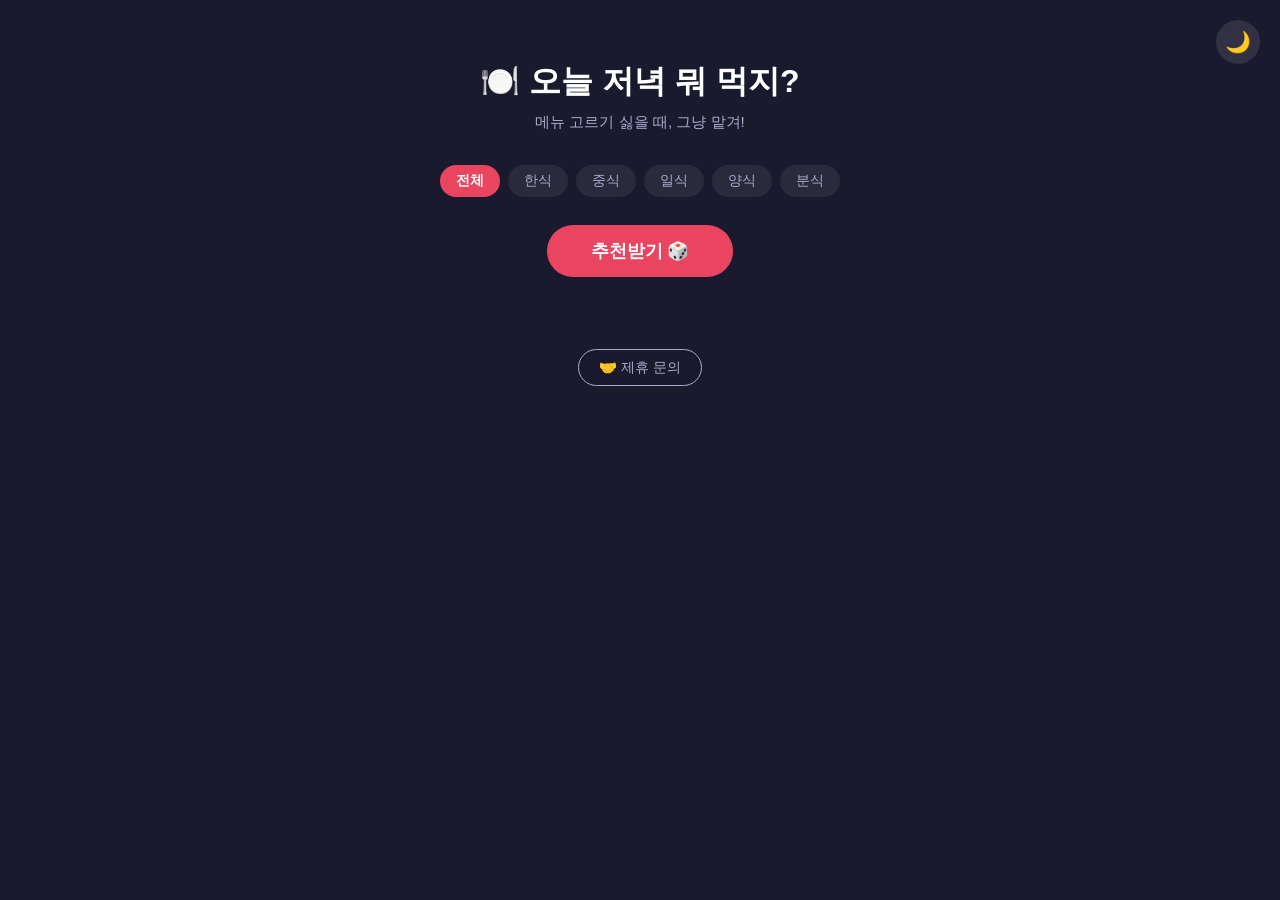
<file: index.html>
<!doctype html>
<html lang="ko" data-theme="dark">
<head>
  <meta charset="UTF-8" />
  <meta name="viewport" content="width=device-width, initial-scale=1.0" />
  <title>오늘 저녁 뭐 먹지?</title>
  <link href="style.css" rel="stylesheet">
</head>
<body>
  <button id="themeToggle" aria-label="테마 전환">🌙</button>

  <div class="container">
    <h1>🍽️ 오늘 저녁 뭐 먹지?</h1>
    <p class="subtitle">메뉴 고르기 싫을 때, 그냥 맡겨!</p>

    <div class="filters">
      <button class="filter-btn active" data-cat="all">전체</button>
      <button class="filter-btn" data-cat="korean">한식</button>
      <button class="filter-btn" data-cat="chinese">중식</button>
      <button class="filter-btn" data-cat="japanese">일식</button>
      <button class="filter-btn" data-cat="western">양식</button>
      <button class="filter-btn" data-cat="quick">분식</button>
    </div>

    <button id="spinBtn">추천받기 🎲</button>

    <div id="result"></div>

    <a href="contact.html" class="contact-link">🤝 제휴 문의</a>
  </div>

  <div class="disqus-wrap">
    <div id="disqus_thread"></div>
  </div>

  <script src="main.js"></script>
  <script>
    var disqus_config = function () {
      this.page.url = 'https://cmbboo.github.io/product-builder-lecture/';
      this.page.identifier = 'dinner-home';
    };
    (function() {
      var d = document, s = d.createElement('script');
      s.src = 'https://productbuilder-6sm2g25jne.disqus.com/embed.js';
      s.setAttribute('data-timestamp', +new Date());
      (d.head || d.body).appendChild(s);
    })();
  </script>
  <noscript>댓글을 보려면 JavaScript를 활성화해 주세요. <a href="https://disqus.com/?ref_noscript">comments powered by Disqus.</a></noscript>
</body>
</html>
</file>
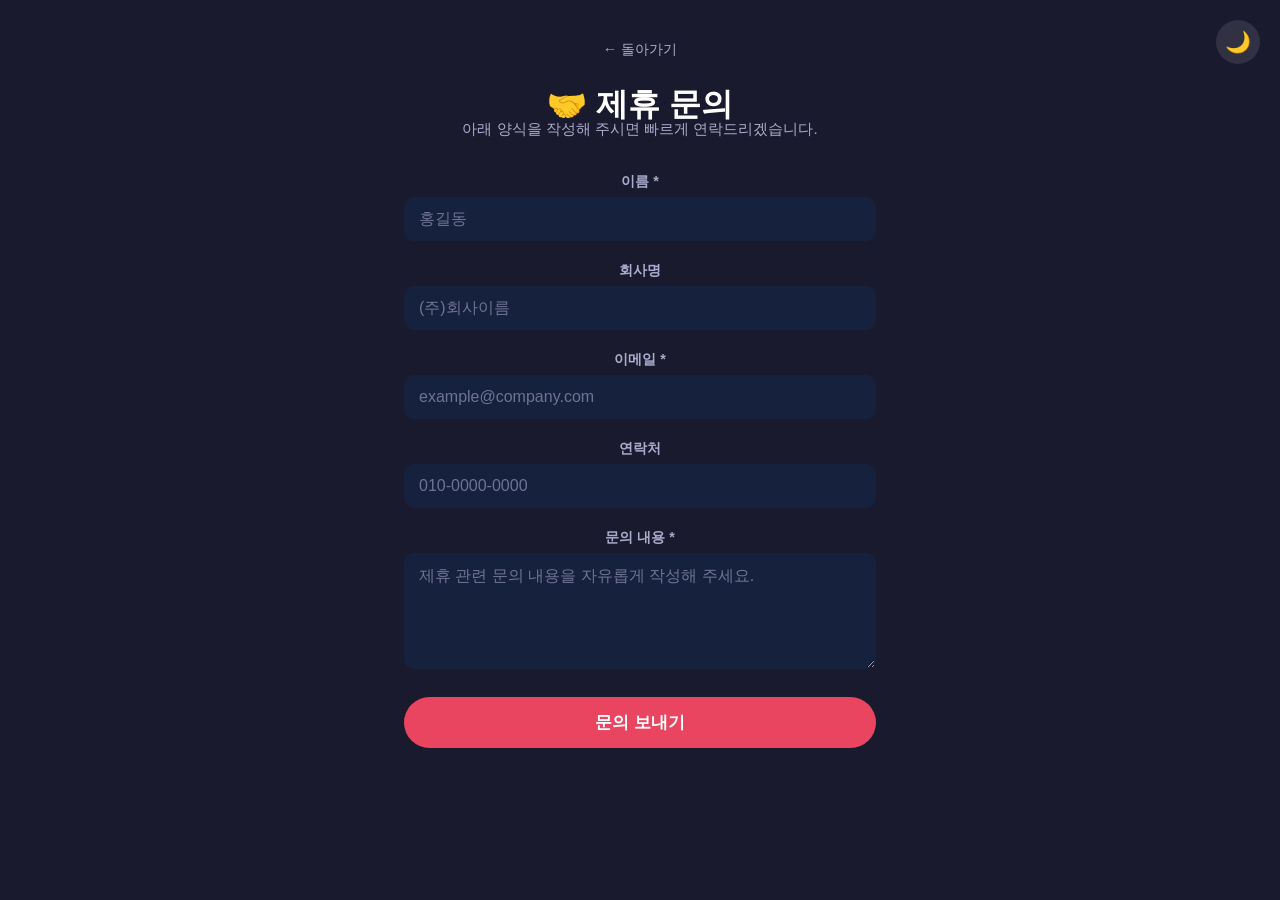
<file: contact.html>
<!doctype html>
<html lang="ko" data-theme="dark">
<head>
  <meta charset="UTF-8" />
  <meta name="viewport" content="width=device-width, initial-scale=1.0" />
  <title>제휴 문의 | 로또 번호 생성기</title>
  <link href="style.css" rel="stylesheet">
  <link href="contact.css" rel="stylesheet">
</head>
<body>
  <button id="themeToggle" aria-label="테마 전환">🌙</button>

  <div class="container form-container">
    <a href="index.html" class="back-link">← 돌아가기</a>
    <h1>🤝 제휴 문의</h1>
    <p class="subtitle">아래 양식을 작성해 주시면 빠르게 연락드리겠습니다.</p>

    <form id="contactForm" action="https://formspree.io/f/xqejdzkw" method="POST">
      <div class="field">
        <label for="name">이름 *</label>
        <input type="text" id="name" name="name" placeholder="홍길동" required />
      </div>

      <div class="field">
        <label for="company">회사명</label>
        <input type="text" id="company" name="company" placeholder="(주)회사이름" />
      </div>

      <div class="field">
        <label for="email">이메일 *</label>
        <input type="email" id="email" name="email" placeholder="example@company.com" required />
      </div>

      <div class="field">
        <label for="phone">연락처</label>
        <input type="tel" id="phone" name="phone" placeholder="010-0000-0000" />
      </div>

      <div class="field">
        <label for="message">문의 내용 *</label>
        <textarea id="message" name="message" rows="5" placeholder="제휴 관련 문의 내용을 자유롭게 작성해 주세요." required></textarea>
      </div>

      <button type="submit" id="submitBtn">문의 보내기</button>
    </form>

    <div id="successMsg" class="success-msg hidden">
      ✅ 문의가 성공적으로 전송됐습니다. 빠르게 연락드리겠습니다!
    </div>
  </div>

  <script src="main.js"></script>
  <script src="contact.js"></script>
</body>
</html>
</file>
<file: style.css>
* {
  box-sizing: border-box;
  margin: 0;
  padding: 0;
}

:root[data-theme="dark"] {
  --bg: #1a1a2e;
  --surface: #16213e;
  --text: #ffffff;
  --subtext: #aaaacc;
  --btn-bg: #e94560;
  --btn-hover: #c73652;
  --filter-active-bg: #e94560;
  --filter-active-text: #fff;
  --filter-bg: rgba(255,255,255,0.07);
  --filter-text: #aaaacc;
  --toggle-bg: rgba(255,255,255,0.1);
  --toggle-hover: rgba(255,255,255,0.2);
}

:root[data-theme="light"] {
  --bg: #f0f2f5;
  --surface: #ffffff;
  --text: #1a1a2e;
  --subtext: #555577;
  --btn-bg: #e94560;
  --btn-hover: #c73652;
  --filter-active-bg: #e94560;
  --filter-active-text: #fff;
  --filter-bg: rgba(0,0,0,0.06);
  --filter-text: #555577;
  --toggle-bg: rgba(0,0,0,0.08);
  --toggle-hover: rgba(0,0,0,0.15);
}

body {
  font-family: 'Segoe UI', sans-serif;
  background: var(--bg);
  color: var(--text);
  min-height: 100vh;
  display: flex;
  flex-direction: column;
  align-items: center;
  transition: background 0.3s, color 0.3s;
}

/* ── 테마 토글 ── */
#themeToggle {
  position: fixed;
  top: 20px;
  right: 20px;
  background: var(--toggle-bg);
  border: none;
  border-radius: 50%;
  width: 44px;
  height: 44px;
  font-size: 1.3rem;
  cursor: pointer;
  transition: background 0.2s, transform 0.2s;
  display: flex;
  align-items: center;
  justify-content: center;
  z-index: 10;
}
#themeToggle:hover { background: var(--toggle-hover); transform: rotate(20deg); }

/* ── 메인 레이아웃 ── */
.container {
  text-align: center;
  padding: 60px 20px 40px;
  width: 100%;
  max-width: 560px;
}

h1 { font-size: 2rem; margin-bottom: 8px; }

.subtitle {
  color: var(--subtext);
  font-size: 0.95rem;
  margin-bottom: 32px;
}

/* ── 필터 버튼 ── */
.filters {
  display: flex;
  flex-wrap: wrap;
  gap: 8px;
  justify-content: center;
  margin-bottom: 28px;
}

.filter-btn {
  background: var(--filter-bg);
  color: var(--filter-text);
  border: none;
  padding: 7px 16px;
  border-radius: 20px;
  font-size: 0.875rem;
  cursor: pointer;
  transition: background 0.2s, color 0.2s;
}
.filter-btn:hover { opacity: 0.8; }
.filter-btn.active {
  background: var(--filter-active-bg);
  color: var(--filter-active-text);
  font-weight: 600;
}

/* ── 추천 버튼 ── */
#spinBtn {
  background: var(--btn-bg);
  color: #fff;
  border: none;
  padding: 14px 44px;
  font-size: 1.1rem;
  font-weight: 600;
  border-radius: 30px;
  cursor: pointer;
  transition: background 0.2s, transform 0.1s;
}
#spinBtn:hover  { background: var(--btn-hover); }
#spinBtn:active { transform: scale(0.96); }

/* ── 결과 카드 ── */
#result {
  margin-top: 36px;
  display: flex;
  flex-direction: column;
  gap: 14px;
}

.menu-card {
  background: var(--surface);
  border-radius: 16px;
  padding: 18px 20px;
  display: flex;
  align-items: center;
  gap: 16px;
  box-shadow: 0 4px 16px rgba(0,0,0,0.12);
  animation: slideUp 0.35s ease both;
  transition: background 0.3s;
}

@keyframes slideUp {
  from { transform: translateY(20px); opacity: 0; }
  to   { transform: translateY(0);    opacity: 1; }
}

.menu-emoji { font-size: 2.4rem; line-height: 1; }

.menu-info {
  text-align: left;
  display: flex;
  flex-direction: column;
  gap: 4px;
}
.menu-info strong { font-size: 1.1rem; }
.menu-info span   { font-size: 0.875rem; color: var(--subtext); }

/* ── 제휴 문의 링크 ── */
.contact-link {
  display: inline-block;
  margin-top: 36px;
  color: var(--subtext);
  text-decoration: none;
  font-size: 0.9rem;
  border: 1.5px solid var(--subtext);
  padding: 8px 20px;
  border-radius: 20px;
  transition: color 0.2s, border-color 0.2s;
}
.contact-link:hover { color: var(--text); border-color: var(--text); }

/* ── Disqus ── */
.disqus-wrap {
  width: 100%;
  max-width: 720px;
  margin: 60px auto 0;
  padding: 0 20px 60px;
}
#disqus_thread a { color: var(--btn-bg); }
</file>
<file: contact.css>
.form-container {
  max-width: 520px;
  width: 100%;
  padding: 40px 24px;
}

.back-link {
  display: inline-block;
  color: var(--subtext);
  text-decoration: none;
  font-size: 0.9rem;
  margin-bottom: 24px;
  transition: color 0.2s;
}
.back-link:hover { color: var(--text); }

.subtitle {
  color: var(--subtext);
  font-size: 0.95rem;
  margin-top: -16px;
  margin-bottom: 32px;
}

form {
  display: flex;
  flex-direction: column;
  gap: 20px;
}

.field {
  display: flex;
  flex-direction: column;
  gap: 6px;
}

label {
  font-size: 0.9rem;
  font-weight: 600;
  color: var(--subtext);
}

input, textarea {
  background: var(--surface);
  color: var(--text);
  border: 1.5px solid transparent;
  border-radius: 10px;
  padding: 12px 14px;
  font-size: 1rem;
  font-family: inherit;
  outline: none;
  transition: border-color 0.2s, background 0.3s;
  resize: vertical;
}

input::placeholder, textarea::placeholder { color: var(--subtext); opacity: 0.6; }

input:focus, textarea:focus {
  border-color: var(--btn-bg);
}

#submitBtn {
  margin-top: 8px;
  background: var(--btn-bg);
  color: #fff;
  border: none;
  padding: 14px;
  font-size: 1.05rem;
  font-weight: 600;
  border-radius: 30px;
  cursor: pointer;
  transition: background 0.2s, transform 0.1s;
}
#submitBtn:hover   { background: var(--btn-hover); }
#submitBtn:active  { transform: scale(0.97); }
#submitBtn:disabled { opacity: 0.6; cursor: not-allowed; transform: none; }

.success-msg {
  margin-top: 24px;
  background: #4caf5022;
  border: 1.5px solid #4caf50;
  color: #4caf50;
  border-radius: 12px;
  padding: 16px;
  text-align: center;
  font-weight: 600;
}
.hidden { display: none; }
</file>
